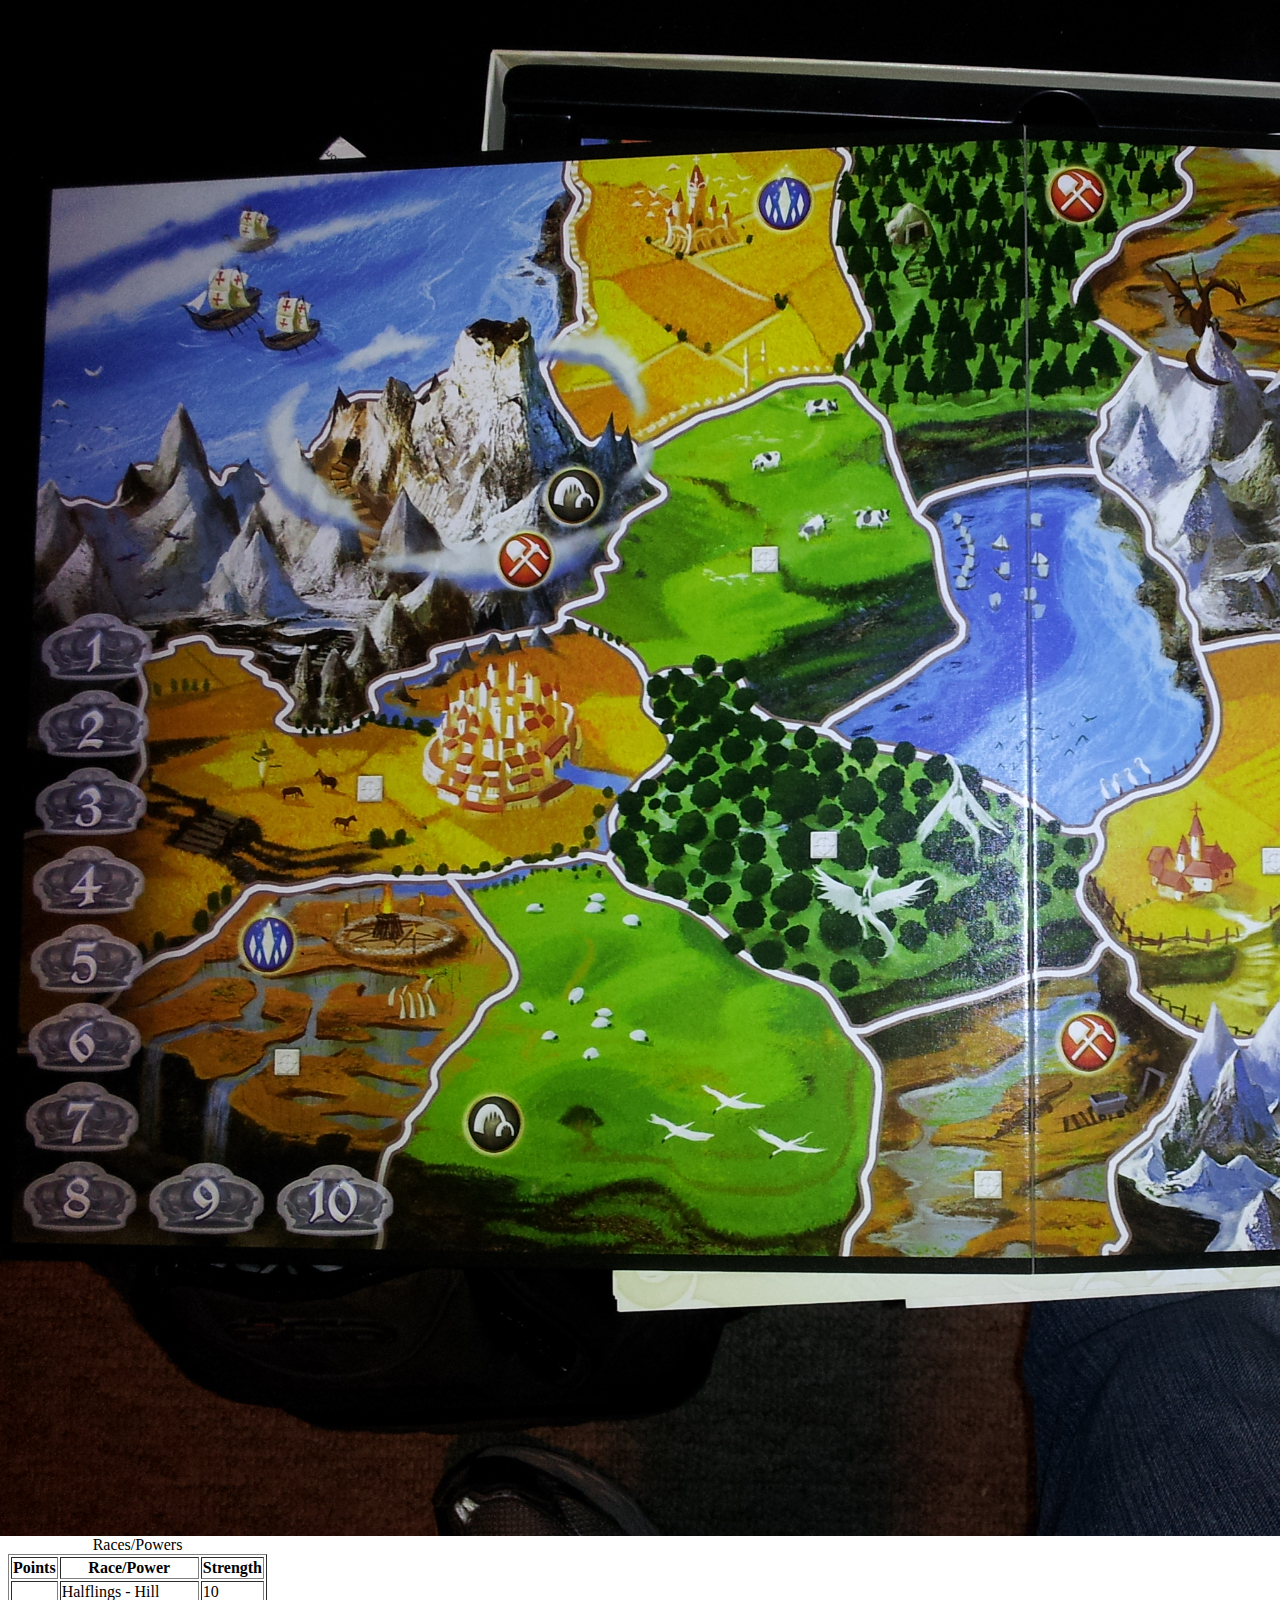
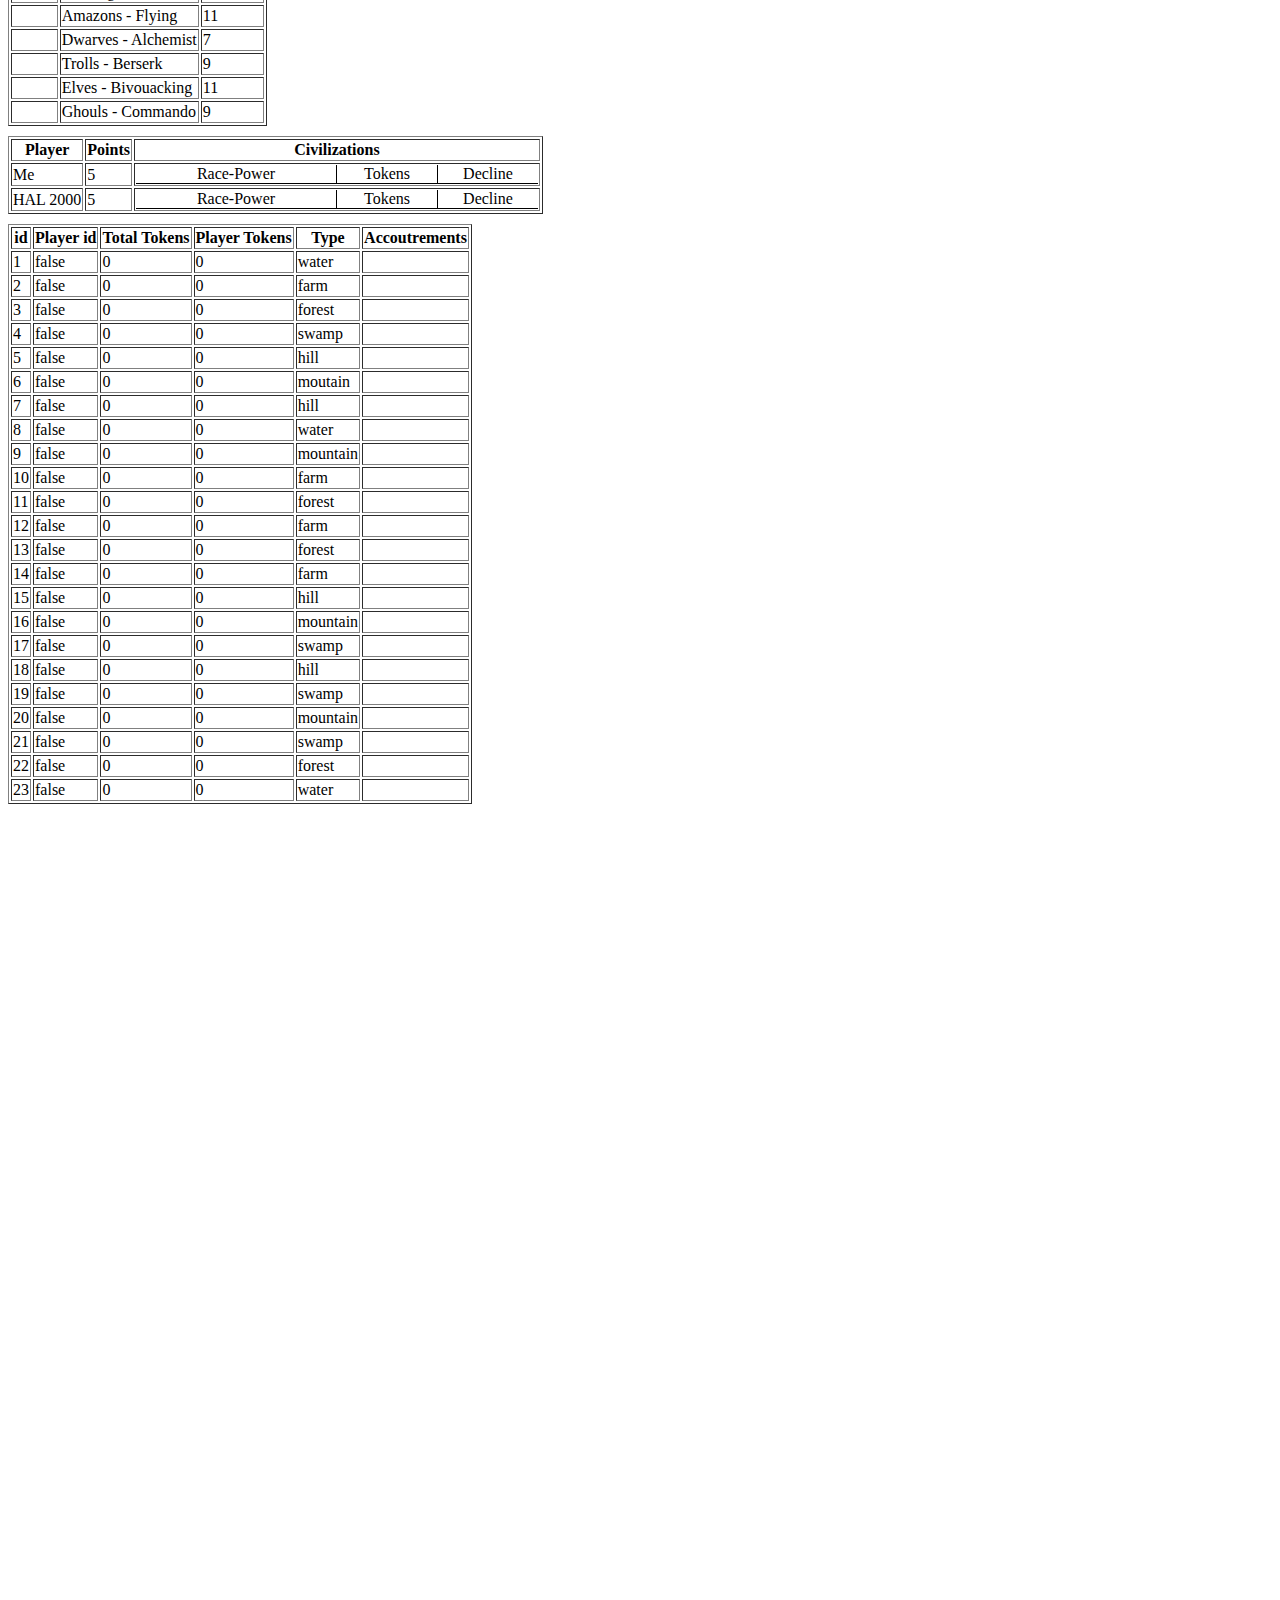
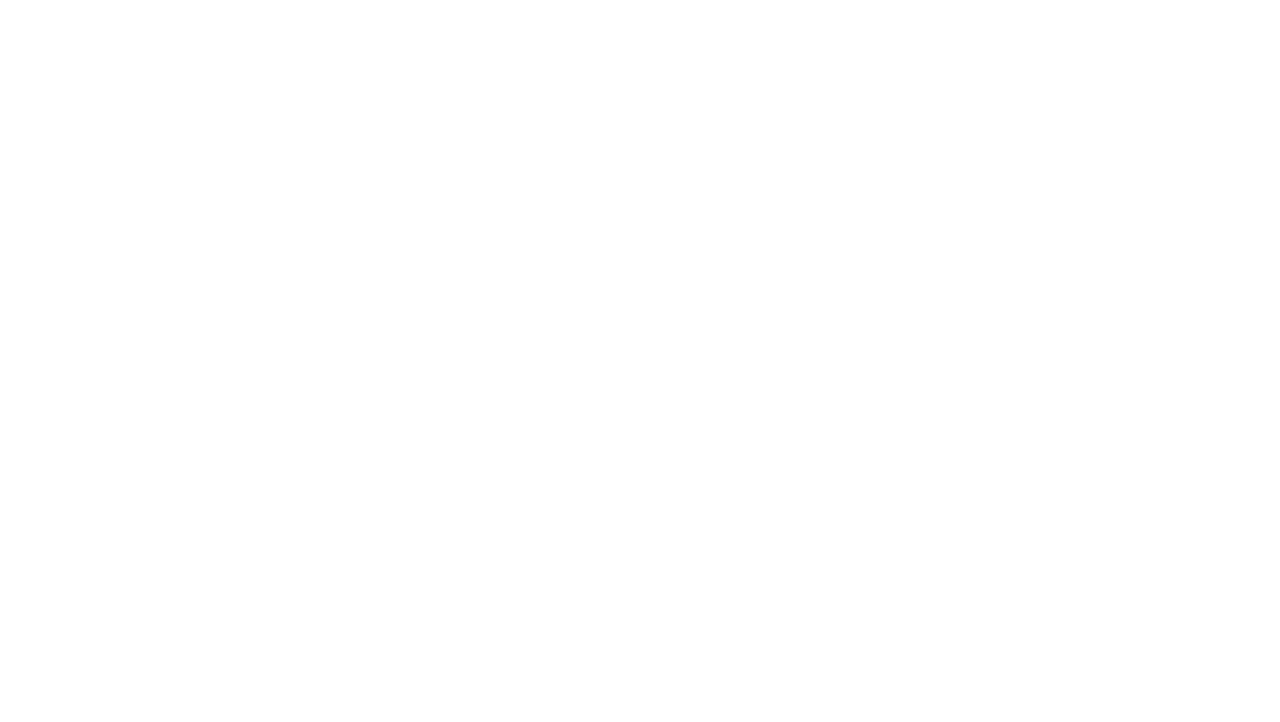
<file: index.html>
<html>
  <head>
    <script src='http://code.jquery.com/jquery-1.8.3.min.js'></script>
    <script src='js/functions.js'></script>
    <script src='js/race.js'></script>
    <script src='js/territory.js'></script>
    <script src='js/power.js'></script>
    <script src='js/player.js'></script>
    <script src='js/civilization.js'></script>
    <script src='js/prep.js'></script>
    <link href='css/style.css' rel='stylesheet' type='text/css'>
  </head>
  <body>
    <canvas height='1536' id='map' width='2048'></canvas>
    <img border='0' class='map' height='1536' src='images/map.jpg' width='2048'>
    <img border='0' class='map clear' height='1536' src='images/clear.png' usemap='#map' width='2048'>
    <map name='map'>
      <area class='territory' coords='40,482,43,174,563,159,572,207,565,267,577,323,545,354,525,307,472,322,426,386,390,377,338,389,311,451,264,478,251,454,214,468,182,398,150,465,131,464,113,507,71,499,58,492' data-maphilight='{"strokeColor":"0000ff","strokeWidth":5,"fillColor":"cccccc","fillOpacity":0.6}' id='territory-1' shape='poly'>
      <area class='territory' coords='565,160,833,146,848,157,833,243,869,323,839,379,771,386,641,456,617,437,589,443,540,365,584,320' data-maphilight='{"strokeColor":"0000ff","strokeWidth":5,"fillColor":"cccccc","fillOpacity":0.6}' id='territory-2' shape='poly'>
      <area class='territory' coords='841,146,1192,144,1177,164,1189,198,1128,232,1073,294,1145,352,1106,409,1094,470,915,506,887,423,841,377,874,327,832,235' data-maphilight='{"strokeColor":"0000ff","strokeWidth":5,"fillColor":"cccccc","fillOpacity":0.6}' id='territory-3' shape='poly'>
      <area class='territory' coords='1193,144,1600,159,1498,207,1478,263,1495,308,1461,331,1460,347,1323,400,1260,372,1161,359,1073,294,1122,230,1188,200' data-maphilight='{"strokeColor":"0000ff","strokeWidth":5,"fillColor":"cccccc","fillOpacity":0.6}' id='territory-4' shape='poly'>
      <area class='territory' coords='1600,161,1496,207,1481,262,1495,311,1732,417,1781,396,1877,381,1940,341,1989,319,1985,176' data-maphilight='{"strokeColor":"0000ff","strokeWidth":5,"fillColor":"cccccc","fillOpacity":0.6}' id='territory-5' shape='poly'>
      <area class='territory' coords='40,488,116,506,152,461,184,405,220,479,279,475,343,398,419,392,476,320,532,321,561,417,590,442,634,446,663,492,617,536,594,594,564,623,436,647,374,685,374,716,287,731,256,653,198,641,146,659,38,619' data-maphilight='{"strokeColor":"0000ff","strokeWidth":5,"fillColor":"cccccc","fillOpacity":0.6}' id='territory-6' shape='poly'>
      <area class='territory' coords='641,457,777,391,842,379,884,428,922,523,966,640,824,729,763,715,729,663,646,678,565,617,600,594,620,548,669,494' data-maphilight='{"strokeColor":"0000ff","strokeWidth":5,"fillColor":"cccccc","fillOpacity":0.6}' id='territory-7' shape='poly'>
      <area class='territory' coords='1098,825,1179,784,1218,730,1176,565,1094,465,918,508,943,561,964,636,822,727,955,762,1060,826' data-maphilight='{"strokeColor":"0000ff","strokeWidth":5,"fillColor":"cccccc","fillOpacity":0.6}' id='territory-8' shape='poly'>
      <area class='territory' coords='1200,647,1324,637,1389,622,1436,588,1501,558,1430,497,1398,435,1332,413,1298,383,1148,353,1100,408,1091,470,1151,522,1154,548' data-maphilight='{"strokeColor":"0000ff","strokeWidth":5,"fillColor":"cccccc","fillOpacity":0.6}' id='territory-9' shape='poly'>
      <area class='territory' coords='1499,554,1676,475,1636,448,1726,416,1493,309,1457,329,1461,346,1322,403,1326,416,1401,435,1428,499' data-maphilight='{"strokeColor":"0000ff","strokeWidth":5,"fillColor":"cccccc","fillOpacity":0.6}' id='territory-10' shape='poly'>
      <area class='territory' coords='1984,628,2002,612,1988,320,1835,397,1759,398,1638,453,1677,480,1598,514,1598,540,1724,625,1768,592,1777,598,1819,582,1854,567,1893,564' data-maphilight='{"strokeColor":"0000ff","strokeWidth":5,"fillColor":"cccccc","fillOpacity":0.6}' id='territory-11' shape='poly'>
      <area class='territory' coords='36,623,142,662,193,642,247,655,291,723,367,724,377,685,453,645,569,623,645,674,645,707,672,751,610,811,606,858,259,886,186,954,109,994,35,1045,33,1035' data-maphilight='{"strokeColor":"0000ff","strokeWidth":5,"fillColor":"cccccc","fillOpacity":0.6}' id='territory-12' shape='poly'>
      <area class='territory' coords='610,857,617,799,668,737,645,693,646,679,737,665,765,713,874,746,1014,790,1097,832,1097,863,1077,880,1106,938,1084,966,854,1034,814,984,734,948,684,902,624,881' data-maphilight='{"strokeColor":"0000ff","strokeWidth":5,"fillColor":"cccccc","fillOpacity":0.6}' id='territory-13' shape='poly'>
      <area class='territory' coords='1197,1036,1130,990,1103,935,1078,887,1103,809,1191,768,1222,715,1204,647,1319,636,1375,765,1449,879,1432,959,1367,1046,1303,1037' data-maphilight='{"strokeColor":"0000ff","strokeWidth":5,"fillColor":"cccccc","fillOpacity":0.6}' id='territory-14' shape='poly'>
      <area class='territory' coords='1453,874,1498,861,1597,877,1777,783,1744,734,1725,622,1592,515,1500,555,1419,608,1331,644,1371,756' data-maphilight='{"strokeColor":"0000ff","strokeWidth":5,"fillColor":"cccccc","fillOpacity":0.6}' id='territory-15' shape='poly'>
      <area class='territory' coords='2013,902,1894,915,1780,777,1740,702,1730,625,1772,589,1896,565,1976,628,2002,612' data-maphilight='{"strokeColor":"0000ff","strokeWidth":5,"fillColor":"cccccc","fillOpacity":0.6}' id='territory-16' shape='poly'>
      <area class='territory' coords='32,1046,27,1253,381,1248,388,1149,437,1072,517,973,448,874,256,891' data-maphilight='{"strokeColor":"0000ff","strokeWidth":5,"fillColor":"cccccc","fillOpacity":0.6}' id='territory-17' shape='poly'>
      <area class='territory' coords='382,1245,391,1145,439,1069,520,981,454,871,605,855,636,890,743,957,827,996,874,1071,866,1180,844,1259' data-maphilight='{"strokeColor":"0000ff","strokeWidth":5,"fillColor":"cccccc","fillOpacity":0.6}' id='territory-18' shape='poly'>
      <area class='territory' coords='847,1253,869,1174,879,1067,855,1033,1109,947,1132,994,1197,1043,1107,1172,1126,1238,1110,1254' data-maphilight='{"strokeColor":"0000ff","strokeWidth":5,"fillColor":"cccccc","fillOpacity":0.6}' id='territory-19' shape='poly'>
      <area class='territory' coords='1431,1242,1457,1203,1430,1114,1367,1048,1195,1036,1168,1110,1109,1163,1115,1253' data-maphilight='{"strokeColor":"0000ff","strokeWidth":5,"fillColor":"cccccc","fillOpacity":0.6}' id='territory-20' shape='poly'>
      <area class='territory' coords='1533,1234,1572,1173,1625,1127,1633,1085,1683,1068,1589,880,1452,873,1435,961,1368,1044,1432,1119,1458,1205,1430,1246' data-maphilight='{"strokeColor":"0000ff","strokeWidth":5,"fillColor":"cccccc","fillOpacity":0.6}' id='territory-21' shape='poly'>
      <area class='territory' coords='1601,879,1775,789,1850,873,1896,917,1862,997,1828,1044,1745,1067,1685,1067,1628,994' data-maphilight='{"strokeColor":"0000ff","strokeWidth":5,"fillColor":"cccccc","fillOpacity":0.6}' id='territory-22' shape='poly'>
      <area class='territory' coords='1532,1239,1602,1146,1640,1082,1678,1068,1767,1060,1847,1025,1895,922,1956,904,2013,906,2030,1221' data-maphilight='{"strokeColor":"0000ff","strokeWidth":5,"fillColor":"cccccc","fillOpacity":0.6}' id='territory-23' shape='poly'>
    </map>
    <a name='racepowers'></a>
    <table border='1' id='card-stack'>
      <caption>
        Races/Powers
      </caption>
      <thead>
        <tr>
          <th>
            Points
          </th>
          <th>
            Race/Power
          </th>
          <th>
            Strength
          </th>
        </tr>
      </thead>
      <tbody></tbody>
    </table>
    <table border='1' id='playerTable'>
      <thead>
        <tr>
          <th>
            Player
          </th>
          <th>
            Points
          </th>
          <th>
            Civilizations
          </th>
        </tr>
      </thead>
      <tbody></tbody>
    </table>
    <table border='1' id='territoryTable'>
      <thead>
        <tr>
          <th>
            id
          </th>
          <th>
            Player id
          </th>
          <th>
            Total Tokens
          </th>
          <th>
            Player Tokens
          </th>
          <th>
            Type
          </th>
          <th>
            Accoutrements
          </th>
        </tr>
      </thead>
      <tbody></tbody>
    </table>
    <div class='holder'></div>
  </body>
</html>
</file>
<file: css/style.css>
img, canvas, map {
  position: absolute;
  top: 0px;
  left: 0px; }

img {
  z-index: 10; }

canvas {
  z-index: 20; }

img.clear {
  z-index: 30; }

#card-stack {
  margin-top: 1536px; }

#playerTable {
  margin-top: 10px; }

.holder {
  margin-top: 10px;
  height: 1500px; }

#territoryTable {
  margin-top: 10px; }

div.civs {
  width: 402px;
  text-align: center; }
  div.civs div.race-power {
    min-width: 200px;
    float: left;
    border-right: 1px solid black; }
  div.civs div.tokens {
    min-width: 100px;
    float: left;
    border-right: 1px solid black; }
  div.civs div.decline {
    width: 100px;
    float: left; }

div.civs[data-civid="header"] div {
  border-bottom: 1px solid black; }
</file>
